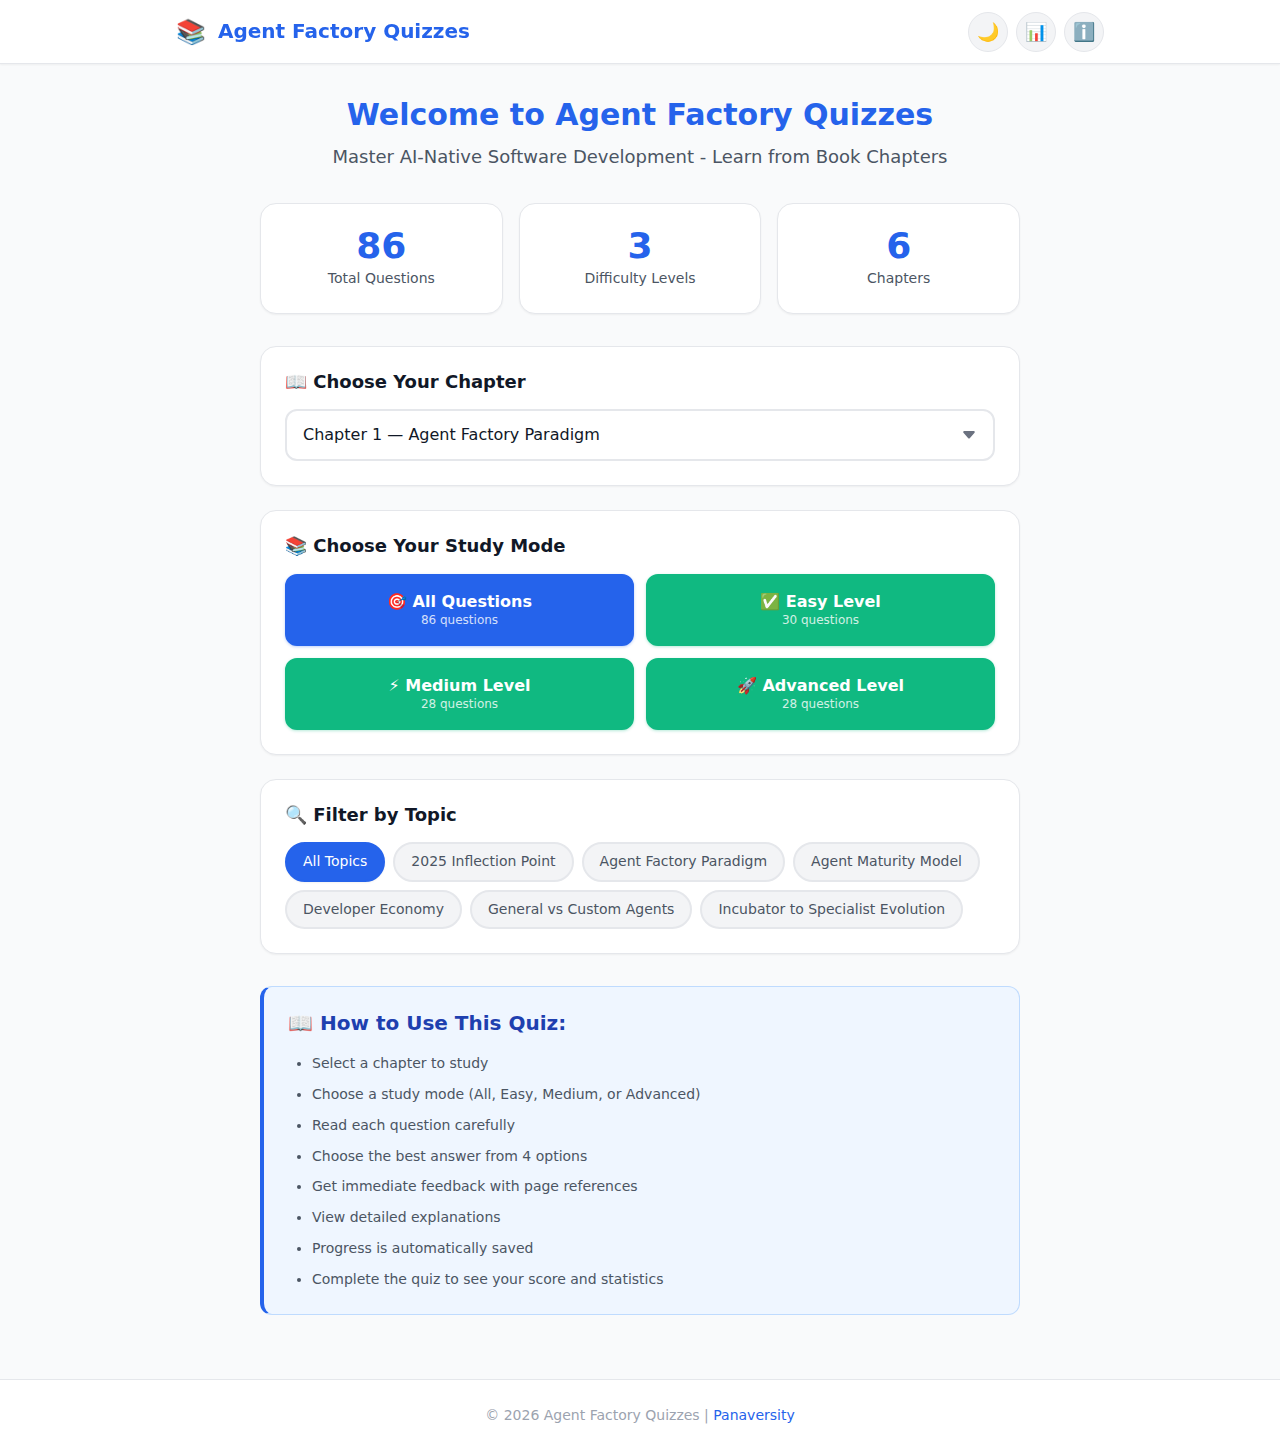
<file: index.html>
<!DOCTYPE html>
<html lang="en">
<head>
    <meta charset="UTF-8">
    <meta name="viewport" content="width=device-width, initial-scale=1.0">
    <meta name="description" content="Agent Factory Book Quizzes - Interactive Learning Platform for AI-Native Software Development">
    <meta name="author" content="Agent Factory Quiz Team">
    <meta name="keywords" content="AI agents, Agent Factory, quiz, general agents, context engineering, spec-driven development, study material">
    <title>Agent Factory Quizzes - Book Chapter Learning Platform</title>
    <link rel="stylesheet" href="css/style.css">
    <link rel="stylesheet" href="css/responsive.css">
    <link rel="icon" type="image/x-icon" href="data:image/svg+xml,<svg xmlns='http://www.w3.org/2000/svg' viewBox='0 0 100 100'><text y='75' font-size='75'>📚</text></svg>">
</head>
<body>
    <!-- Navigation Header -->
    <header class="navbar">
        <div class="container">
            <div class="logo">
                <span class="logo-icon">📚</span>
                <h1>Agent Factory Quizzes</h1>
            </div>
            <nav class="nav-links">
                <button id="themeToggle" class="theme-toggle" title="Toggle dark mode">🌙</button>
                <button id="progressBtn" class="nav-btn" title="View progress">📊</button>
                <button id="aboutBtn" class="nav-btn" title="About this quiz">ℹ️</button>
            </nav>
        </div>
    </header>

    <!-- Main Container -->
    <main class="container">
        <!-- Splash Screen / Welcome -->
        <section id="welcomeScreen" class="screen active">
            <div class="welcome-content">
                <h2>Welcome to Agent Factory Quizzes</h2>
                <p class="subtitle">Master AI-Native Software Development - Learn from Book Chapters</p>

                <div class="stats-cards">
                    <div class="stat-card">
                        <div class="stat-number" id="totalQuestionsCount">0</div>
                        <div class="stat-label">Total Questions</div>
                    </div>
                    <div class="stat-card">
                        <div class="stat-number">3</div>
                        <div class="stat-label">Difficulty Levels</div>
                    </div>
                    <div class="stat-card">
                        <div class="stat-number" id="totalChaptersCount">6</div>
                        <div class="stat-label">Chapters</div>
                    </div>
                </div>

                <div class="welcome-options">
                    <div class="option-group">
                        <h3>📖 Choose Your Chapter</h3>
                        <select id="quizSetSelector" class="quiz-set-selector">
                            <!-- Options populated by JavaScript -->
                        </select>
                    </div>

                    <div class="option-group">
                        <h3>📚 Choose Your Study Mode</h3>

                        <div class="mode-buttons">
                            <button id="startAllBtn" class="btn btn-primary">
                                <span>🎯 All Questions</span>
                                <small id="allQuestionsSmall">0 questions</small>
                            </button>
                            <button id="startEasyBtn" class="btn btn-secondary">
                                <span>✅ Easy Level</span>
                                <small id="easyQuestionsSmall">0 questions</small>
                            </button>
                            <button id="startMediumBtn" class="btn btn-secondary">
                                <span>⚡ Medium Level</span>
                                <small id="mediumQuestionsSmall">0 questions</small>
                            </button>
                            <button id="startAdvancedBtn" class="btn btn-secondary">
                                <span>🚀 Advanced Level</span>
                                <small id="advancedQuestionsSmall">0 questions</small>
                            </button>
                        </div>
                    </div>

                    <div class="option-group">
                        <h3>🔍 Filter by Topic</h3>
                        <div id="topicFilter" class="topic-buttons">
                            <!-- Topics will be populated by JavaScript -->
                        </div>
                    </div>
                </div>

                <div class="instructions">
                    <h3>📖 How to Use This Quiz:</h3>
                    <ul>
                        <li>Select a chapter to study</li>
                        <li>Choose a study mode (All, Easy, Medium, or Advanced)</li>
                        <li>Read each question carefully</li>
                        <li>Choose the best answer from 4 options</li>
                        <li>Get immediate feedback with page references</li>
                        <li>View detailed explanations</li>
                        <li>Progress is automatically saved</li>
                        <li>Complete the quiz to see your score and statistics</li>
                    </ul>
                </div>
            </div>
        </section>

        <!-- Quiz Screen -->
        <section id="quizScreen" class="screen">
            <div class="quiz-container">
                <!-- Quiz Header -->
                <div class="quiz-header">
                    <div class="progress-section">
                        <span id="progressText">Question 0/0</span>
                        <div class="progress-bar">
                            <div id="progressFill" class="progress-fill"></div>
                        </div>
                    </div>
                    <div class="quiz-info">
                        <span id="scoreDisplay">Score: 0%</span>
                        <button id="quitBtn" class="btn-small btn-outline">Quit</button>
                    </div>
                </div>

                <!-- Quiz Toolbar -->
                <div class="quiz-toolbar">
                    <select id="difficultyFilter" class="filter-select">
                        <option value="">All Difficulties</option>
                        <option value="easy">Easy Only</option>
                        <option value="medium">Medium Only</option>
                        <option value="advanced">Advanced Only</option>
                    </select>
                    <select id="topicFilter2" class="filter-select">
                        <option value="">All Topics</option>
                    </select>
                    <input type="text" id="searchInput" class="search-input" placeholder="Search questions...">
                </div>

                <!-- Question Display -->
                <div class="question-display">
                    <div class="question-header">
                        <h2 id="questionText">Question text will appear here</h2>
                        <div class="question-meta">
                            <span id="difficultyBadge" class="badge">Easy</span>
                            <span id="topicBadge" class="badge topic-badge">Topic</span>
                            <span id="pageRefBadge" class="badge">Page: 0</span>
                        </div>
                    </div>

                    <!-- Answer Options -->
                    <div class="options-container">
                        <button class="option-btn" data-option="0">
                            <span class="option-letter">A</span>
                            <span class="option-text" id="option0"></span>
                        </button>
                        <button class="option-btn" data-option="1">
                            <span class="option-letter">B</span>
                            <span class="option-text" id="option1"></span>
                        </button>
                        <button class="option-btn" data-option="2">
                            <span class="option-letter">C</span>
                            <span class="option-text" id="option2"></span>
                        </button>
                        <button class="option-btn" data-option="3">
                            <span class="option-letter">D</span>
                            <span class="option-text" id="option3"></span>
                        </button>
                    </div>

                    <!-- Feedback Section -->
                    <div id="feedbackSection" class="feedback-section" style="display: none;">
                        <div id="feedbackContainer" class="feedback-container"></div>
                    </div>
                </div>

                <!-- Navigation Buttons -->
                <div class="quiz-navigation">
                    <button id="prevBtn" class="btn btn-secondary">← Previous</button>
                    <button id="skipBtn" class="btn btn-outline">Skip</button>
                    <button id="nextBtn" class="btn btn-primary">Next →</button>
                </div>
            </div>
        </section>

        <!-- Results Screen -->
        <section id="resultsScreen" class="screen">
            <div class="results-container">
                <h2>Quiz Complete! 🎉</h2>

                <div class="score-display">
                    <div class="score-circle">
                        <div class="score-number" id="finalScore">0%</div>
                        <div class="score-label">Score</div>
                    </div>
                </div>

                <div class="stats-grid">
                    <div class="stat-item">
                        <div class="stat-value" id="correctCount">0</div>
                        <div class="stat-name">Correct</div>
                    </div>
                    <div class="stat-item">
                        <div class="stat-value" id="incorrectCount">0</div>
                        <div class="stat-name">Incorrect</div>
                    </div>
                    <div class="stat-item">
                        <div class="stat-value" id="skippedCount">0</div>
                        <div class="stat-name">Skipped</div>
                    </div>
                    <div class="stat-item">
                        <div class="stat-value" id="timeSpent">0s</div>
                        <div class="stat-name">Time</div>
                    </div>
                </div>

                <div class="results-charts">
                    <div class="chart-container">
                        <h3>Performance by Difficulty</h3>
                        <div id="difficultyBreakdown" class="breakdown-list"></div>
                    </div>
                    <div class="chart-container">
                        <h3>Performance by Topic</h3>
                        <div id="topicBreakdown" class="breakdown-list"></div>
                    </div>
                </div>

                <div class="results-buttons">
                    <button id="reviewBtn" class="btn btn-primary">📝 Review Answers</button>
                    <button id="downloadBtn" class="btn btn-secondary">📥 Download Results</button>
                    <button id="retakeBtn" class="btn btn-outline">🔄 Retake Quiz</button>
                    <button id="homeBtn" class="btn btn-outline">🏠 Home</button>
                </div>
            </div>
        </section>

        <!-- Review Screen -->
        <section id="reviewScreen" class="screen">
            <div class="review-container">
                <div class="review-header">
                    <h2>Review Your Answers</h2>
                    <select id="reviewFilter" class="filter-select">
                        <option value="">All Questions</option>
                        <option value="correct">Correct Only</option>
                        <option value="incorrect">Incorrect Only</option>
                        <option value="skipped">Skipped</option>
                    </select>
                </div>

                <div id="reviewList" class="review-list"></div>

                <div class="review-buttons">
                    <button id="backToResultsBtn" class="btn btn-secondary">← Back to Results</button>
                    <button id="homeBtn2" class="btn btn-outline">🏠 Home</button>
                </div>
            </div>
        </section>
    </main>

    <!-- Modal: Progress -->
    <div id="progressModal" class="modal">
        <div class="modal-content">
            <span class="modal-close">&times;</span>
            <h2>Your Progress</h2>
            <div id="progressDetails"></div>
        </div>
    </div>

    <!-- Modal: About -->
    <div id="aboutModal" class="modal">
        <div class="modal-content">
            <span class="modal-close">&times;</span>
            <h2>About This Quiz</h2>
            <p>Agent Factory Book Quizzes is an interactive learning platform covering AI-native software development.</p>
            <h3>Features:</h3>
            <ul>
                <li>✅ 6 book chapters with comprehensive questions</li>
                <li>✅ 3 difficulty levels</li>
                <li>✅ Multiple topics per chapter</li>
                <li>✅ Immediate feedback with page references</li>
                <li>✅ Dark mode support</li>
                <li>✅ Progress tracking (Local Storage)</li>
                <li>✅ Results analytics</li>
            </ul>
            <h3>About Agent Factory:</h3>
            <p>Agent Factory teaches you how to build AI-native software using General Agents, Custom Agents, and the modern AI stack.</p>
            <p><strong>Learn more:</strong> <a href="https://agentfactory.panaversity.org" target="_blank">agentfactory.panaversity.org</a></p>
        </div>
    </div>

    <!-- Footer -->
    <footer class="footer">
        <p>&copy; 2026 Agent Factory Quizzes | <a href="https://panaversity.org" target="_blank">Panaversity</a></p>
    </footer>

    <!-- Scripts -->
    <script src="js/quiz.js"></script>
    <script src="js/storage.js"></script>
    <script src="js/app.js"></script>

    <!-- Questions Data Files -->
    <script src="data/questions-chapter1.js"></script>
    <script src="data/questions-chapter2.js"></script>
    <script src="data/questions-chapter3.js"></script>
    <script src="data/questions-chapter4.js"></script>
    <script src="data/questions-chapter5.js"></script>
    <script src="data/questions-chapter6.js"></script>
</body>
</html>
</file>
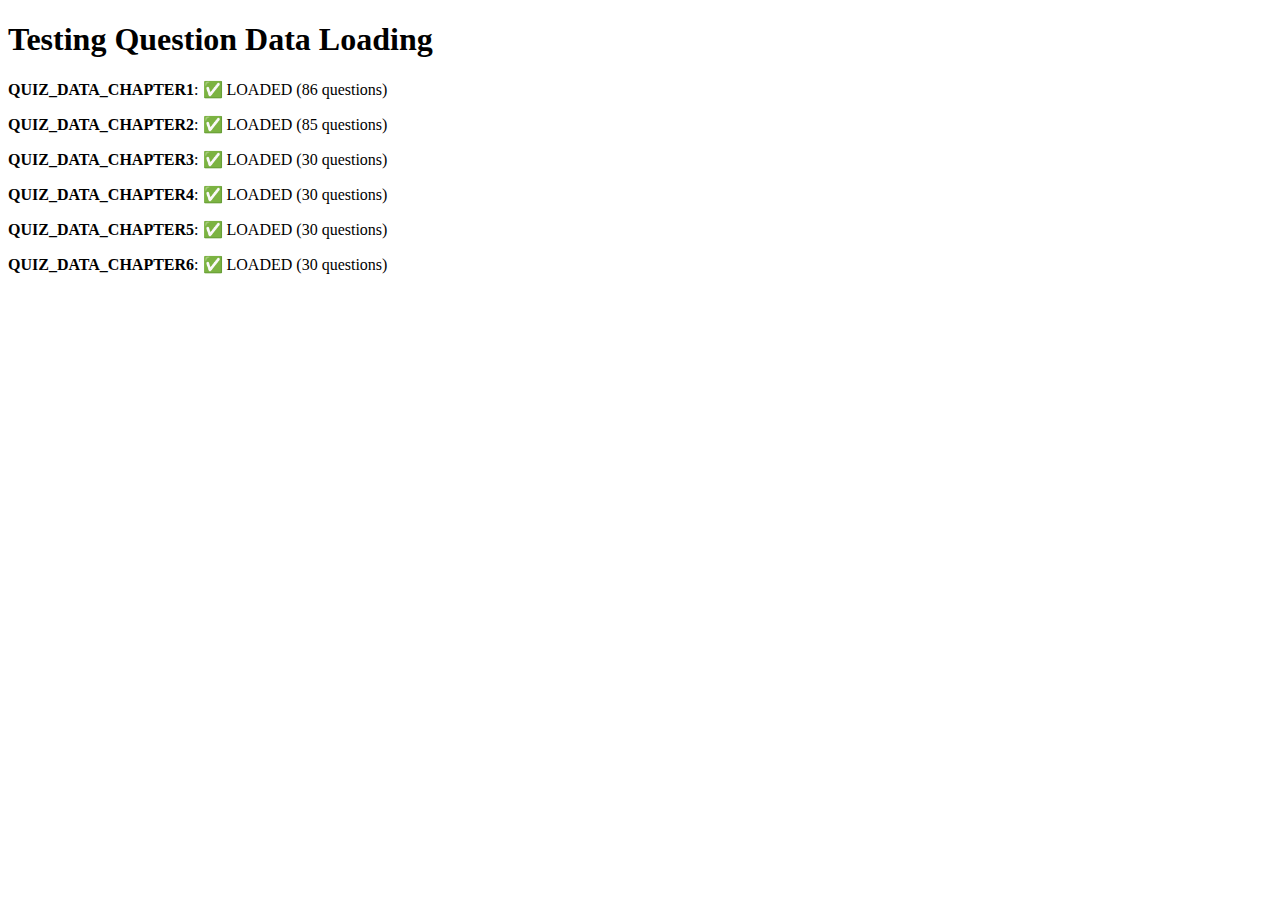
<file: test.html>
<!DOCTYPE html>
<html>
<head>
    <title>Test Question Loading</title>
</head>
<body>
    <h1>Testing Question Data Loading</h1>
    <div id="results"></div>

    <script src="data/questions-chapter1.js"></script>
    <script src="data/questions-chapter2.js"></script>
    <script src="data/questions-chapter3.js"></script>
    <script src="data/questions-chapter4.js"></script>
    <script src="data/questions-chapter5.js"></script>
    <script src="data/questions-chapter6.js"></script>

    <script>
        const results = document.getElementById('results');
        let html = '';

        // Check each chapter
        for (let i = 1; i <= 6; i++) {
            const varName = `QUIZ_DATA_CHAPTER${i}`;
            const exists = typeof window[varName] !== 'undefined';
            const count = exists ? window[varName].questions.length : 0;
            html += `<p><strong>${varName}</strong>: ${exists ? '✅ LOADED' : '❌ NOT LOADED'} (${count} questions)</p>`;
        }

        results.innerHTML = html;
        console.log('All chapter data:', {
            c1: window.QUIZ_DATA_CHAPTER1 ? window.QUIZ_DATA_CHAPTER1.questions.length : 0,
            c2: window.QUIZ_DATA_CHAPTER2 ? window.QUIZ_DATA_CHAPTER2.questions.length : 0,
            c3: window.QUIZ_DATA_CHAPTER3 ? window.QUIZ_DATA_CHAPTER3.questions.length : 0,
            c4: window.QUIZ_DATA_CHAPTER4 ? window.QUIZ_DATA_CHAPTER4.questions.length : 0,
            c5: window.QUIZ_DATA_CHAPTER5 ? window.QUIZ_DATA_CHAPTER5.questions.length : 0,
            c6: window.QUIZ_DATA_CHAPTER6 ? window.QUIZ_DATA_CHAPTER6.questions.length : 0,
        });
    </script>
</body>
</html>
</file>
<file: css/style.css>
/* ============================================================
   Agent Factory Quizzes — style.css
   Production-Ready Stylesheet
   ============================================================
   TABLE OF CONTENTS
   1.  CSS Custom Properties (Design Tokens)
   2.  Reset & Normalisation
   3.  Base Typography
   4.  Layout & Grid
   5.  Header / Navbar
   6.  Screens (Welcome / Quiz / Results / Review)
       6a. Welcome Screen
       6b. Quiz Screen
       6c. Results Screen
       6d. Review Screen
   7.  Shared UI Components
       7a. Buttons
       7b. Badges
       7c. Cards / Stat Cards
       7d. Progress Bar
       7e. Form Controls (select, input)
   8.  Modals
   9.  Footer
   10. Utility / Helper Classes
   11. Animations & Transitions
   12. Dark Mode (prefers-color-scheme)
   13. Accessibility
   ============================================================ */


/* ============================================================
   1. CSS Custom Properties (Design Tokens)
   ============================================================ */

:root {
  /* ---------- Brand Palette ---------- */
  --color-primary:        #2563eb;
  --color-primary-hover:  #1d4ed8;
  --color-primary-light:  #dbeafe;
  --color-primary-dark:   #1e40af;

  --color-secondary:      #10b981;
  --color-secondary-hover:#059669;
  --color-secondary-light:#d1fae5;
  --color-secondary-dark: #047857;

  --color-danger:         #ef4444;
  --color-danger-hover:   #dc2626;
  --color-danger-light:   #fee2e2;
  --color-danger-dark:    #b91c1c;

  --color-warning:        #f59e0b;
  --color-warning-light:  #fef3c7;

  --color-info:           #3b82f6;
  --color-info-light:     #eff6ff;

  /* ---------- Neutrals ---------- */
  --color-white:          #ffffff;
  --color-gray-50:        #f9fafb;
  --color-gray-100:       #f3f4f6;
  --color-gray-200:       #e5e7eb;
  --color-gray-300:       #d1d5db;
  --color-gray-400:       #9ca3af;
  --color-gray-500:       #6b7280;
  --color-gray-600:       #4b5563;
  --color-gray-700:       #374151;
  --color-gray-800:       #1f2937;
  --color-gray-900:       #111827;
  --color-black:          #000000;

  /* ---------- Semantic Surface Colours (light mode) ---------- */
  --bg-body:              var(--color-gray-50);
  --bg-surface:           var(--color-white);
  --bg-surface-alt:       var(--color-gray-100);
  --bg-overlay:           rgba(0, 0, 0, 0.5);

  --text-primary:         var(--color-gray-900);
  --text-secondary:       var(--color-gray-600);
  --text-muted:           var(--color-gray-400);
  --text-inverse:         var(--color-white);

  --border-color:         var(--color-gray-200);
  --border-color-focus:   var(--color-primary);

  --shadow-sm:  0 1px 2px 0 rgba(0,0,0,.05);
  --shadow-md:  0 4px 6px -1px rgba(0,0,0,.1), 0 2px 4px -2px rgba(0,0,0,.1);
  --shadow-lg:  0 10px 15px -3px rgba(0,0,0,.1), 0 4px 6px -4px rgba(0,0,0,.1);
  --shadow-xl:  0 20px 25px -5px rgba(0,0,0,.1), 0 8px 10px -6px rgba(0,0,0,.1);

  /* ---------- Typography ---------- */
  --font-sans:  'Segoe UI', system-ui, -apple-system, BlinkMacSystemFont,
                'Helvetica Neue', Arial, sans-serif;
  --font-mono:  'Cascadia Code', 'Fira Code', 'Consolas', 'Courier New', monospace;

  --text-xs:    0.75rem;    /* 12px */
  --text-sm:    0.875rem;   /* 14px */
  --text-base:  1rem;       /* 16px */
  --text-lg:    1.125rem;   /* 18px */
  --text-xl:    1.25rem;    /* 20px */
  --text-2xl:   1.5rem;     /* 24px */
  --text-3xl:   1.875rem;   /* 30px */
  --text-4xl:   2.25rem;    /* 36px */

  --font-normal:  400;
  --font-medium:  500;
  --font-semibold:600;
  --font-bold:    700;

  --leading-tight:  1.25;
  --leading-normal: 1.5;
  --leading-relaxed:1.625;

  /* ---------- Spacing ---------- */
  --space-1:  0.25rem;  /* 4px  */
  --space-2:  0.5rem;   /* 8px  */
  --space-3:  0.75rem;  /* 12px */
  --space-4:  1rem;     /* 16px */
  --space-5:  1.25rem;  /* 20px */
  --space-6:  1.5rem;   /* 24px */
  --space-8:  2rem;     /* 32px */
  --space-10: 2.5rem;   /* 40px */
  --space-12: 3rem;     /* 48px */
  --space-16: 4rem;     /* 64px */
  --space-20: 5rem;     /* 80px */

  /* ---------- Borders & Radii ---------- */
  --radius-sm:   0.25rem;
  --radius-md:   0.5rem;
  --radius-lg:   0.75rem;
  --radius-xl:   1rem;
  --radius-2xl:  1.5rem;
  --radius-full: 9999px;

  --border-width: 1px;
  --border-width-2: 2px;

  /* ---------- Transitions ---------- */
  --transition-fast:   150ms ease;
  --transition-normal: 250ms ease;
  --transition-slow:   400ms ease;

  /* ---------- Z-index Scale ---------- */
  --z-base:    0;
  --z-raised:  10;
  --z-dropdown:100;
  --z-sticky:  200;
  --z-modal:   300;
  --z-toast:   400;

  /* ---------- Layout ---------- */
  --container-max: 900px;
  --navbar-height: 64px;
}


/* ============================================================
   2. Reset & Normalisation
   ============================================================ */

*,
*::before,
*::after {
  box-sizing: border-box;
  margin: 0;
  padding: 0;
}

html {
  scroll-behavior: smooth;
  -webkit-text-size-adjust: 100%;
  tab-size: 4;
}

body {
  font-family: var(--font-sans);
  font-size: var(--text-base);
  line-height: var(--leading-normal);
  color: var(--text-primary);
  background-color: var(--bg-body);
  min-height: 100vh;
  display: flex;
  flex-direction: column;
  -webkit-font-smoothing: antialiased;
  -moz-osx-font-smoothing: grayscale;
}

img,
svg,
video,
canvas,
audio,
iframe,
embed,
object {
  display: block;
  max-width: 100%;
}

input,
button,
textarea,
select {
  font: inherit;
}

p,
h1, h2, h3, h4, h5, h6 {
  overflow-wrap: break-word;
}

ul,
ol {
  list-style: none;
}

a {
  color: var(--color-primary);
  text-decoration: none;
  transition: color var(--transition-fast);
}

a:hover {
  color: var(--color-primary-hover);
  text-decoration: underline;
}

hr {
  border: none;
  border-top: var(--border-width) solid var(--border-color);
  margin: var(--space-6) 0;
}

table {
  border-collapse: collapse;
  width: 100%;
}


/* ============================================================
   3. Base Typography
   ============================================================ */

h1, h2, h3, h4, h5, h6 {
  font-weight: var(--font-bold);
  line-height: var(--leading-tight);
  color: var(--text-primary);
}

h1 { font-size: var(--text-3xl); }
h2 { font-size: var(--text-2xl); }
h3 { font-size: var(--text-xl); }
h4 { font-size: var(--text-lg); }
h5 { font-size: var(--text-base); }
h6 { font-size: var(--text-sm); }

p {
  line-height: var(--leading-relaxed);
  color: var(--text-secondary);
}

small {
  font-size: var(--text-sm);
  color: var(--text-muted);
}

strong {
  font-weight: var(--font-semibold);
}

code {
  font-family: var(--font-mono);
  font-size: 0.9em;
  background: var(--bg-surface-alt);
  padding: 0.1em 0.35em;
  border-radius: var(--radius-sm);
  color: var(--color-danger);
}


/* ============================================================
   4. Layout & Grid
   ============================================================ */

.container {
  width: 100%;
  max-width: var(--container-max);
  margin-inline: auto;
  padding-inline: var(--space-4);
}

main.container {
  flex: 1;
  padding-top: calc(var(--navbar-height) + var(--space-8));
  padding-bottom: var(--space-16);
}

/* Screen visibility — JS toggles .active */
.screen {
  display: none;
  animation: fadeIn var(--transition-slow) ease;
}

.screen.active {
  display: block;
}


/* ============================================================
   5. Header / Navbar
   ============================================================ */

.navbar {
  position: fixed;
  top: 0;
  left: 0;
  right: 0;
  z-index: var(--z-sticky);
  height: var(--navbar-height);
  background: var(--bg-surface);
  border-bottom: var(--border-width) solid var(--border-color);
  box-shadow: var(--shadow-sm);
  transition: background var(--transition-normal),
              border-color var(--transition-normal);
}

.navbar .container {
  height: 100%;
  display: flex;
  align-items: center;
  justify-content: space-between;
  gap: var(--space-4);
}

/* Logo */
.logo {
  display: flex;
  align-items: center;
  gap: var(--space-3);
  text-decoration: none;
  min-width: 0;
}

.logo-icon {
  font-size: var(--text-2xl);
  flex-shrink: 0;
  line-height: 1;
}

.logo h1 {
  font-size: var(--text-xl);
  font-weight: var(--font-bold);
  color: var(--color-primary);
  white-space: nowrap;
  overflow: hidden;
  text-overflow: ellipsis;
}

/* Nav Links */
.nav-links {
  display: flex;
  align-items: center;
  gap: var(--space-2);
  flex-shrink: 0;
}

/* Theme Toggle */
.theme-toggle {
  display: inline-flex;
  align-items: center;
  justify-content: center;
  width: 40px;
  height: 40px;
  border-radius: var(--radius-full);
  border: var(--border-width) solid var(--border-color);
  background: var(--bg-surface-alt);
  cursor: pointer;
  font-size: var(--text-lg);
  transition: background var(--transition-fast),
              border-color var(--transition-fast),
              transform var(--transition-fast);
}

.theme-toggle:hover {
  background: var(--color-primary-light);
  border-color: var(--color-primary);
  transform: rotate(15deg);
}

/* Nav Button (icon buttons in header) */
.nav-btn {
  display: inline-flex;
  align-items: center;
  justify-content: center;
  width: 40px;
  height: 40px;
  border-radius: var(--radius-full);
  border: var(--border-width) solid var(--border-color);
  background: var(--bg-surface-alt);
  cursor: pointer;
  font-size: var(--text-lg);
  transition: background var(--transition-fast),
              border-color var(--transition-fast),
              transform var(--transition-fast);
}

.nav-btn:hover {
  background: var(--color-primary-light);
  border-color: var(--color-primary);
  transform: scale(1.1);
}


/* ============================================================
   6a. Welcome Screen
   ============================================================ */

.welcome-content {
  max-width: 760px;
  margin-inline: auto;
}

.welcome-content > h2 {
  font-size: var(--text-3xl);
  text-align: center;
  color: var(--color-primary);
  margin-bottom: var(--space-2);
}

.subtitle {
  text-align: center;
  color: var(--text-secondary);
  font-size: var(--text-lg);
  margin-bottom: var(--space-8);
}

/* Stats Cards Row */
.stats-cards {
  display: grid;
  grid-template-columns: repeat(3, 1fr);
  gap: var(--space-4);
  margin-bottom: var(--space-8);
}

.stat-card {
  background: var(--bg-surface);
  border: var(--border-width) solid var(--border-color);
  border-radius: var(--radius-xl);
  padding: var(--space-6) var(--space-4);
  text-align: center;
  box-shadow: var(--shadow-sm);
  transition: box-shadow var(--transition-fast),
              transform var(--transition-fast);
}

.stat-card:hover {
  box-shadow: var(--shadow-md);
  transform: translateY(-2px);
}

.stat-number {
  font-size: var(--text-4xl);
  font-weight: var(--font-bold);
  color: var(--color-primary);
  line-height: 1;
  margin-bottom: var(--space-1);
}

.stat-label {
  font-size: var(--text-sm);
  color: var(--text-secondary);
  font-weight: var(--font-medium);
}

/* Welcome Options */
.welcome-options {
  display: flex;
  flex-direction: column;
  gap: var(--space-6);
  margin-bottom: var(--space-8);
}

.option-group {
  background: var(--bg-surface);
  border: var(--border-width) solid var(--border-color);
  border-radius: var(--radius-xl);
  padding: var(--space-6);
  box-shadow: var(--shadow-sm);
}

.option-group h3 {
  font-size: var(--text-lg);
  margin-bottom: var(--space-4);
  color: var(--text-primary);
}

/* Mode Buttons grid */
.mode-buttons {
  display: grid;
  grid-template-columns: repeat(2, 1fr);
  gap: var(--space-3);
}

.mode-buttons .btn {
  flex-direction: column;
  gap: var(--space-1);
  padding: var(--space-4) var(--space-3);
  height: auto;
  min-height: 72px;
}

.mode-buttons .btn small {
  font-size: var(--text-xs);
  opacity: 0.8;
  color: inherit;
  font-weight: var(--font-normal);
}

/* Topic Filter Buttons */
.topic-buttons {
  display: flex;
  flex-wrap: wrap;
  gap: var(--space-2);
}

.topic-btn {
  padding: var(--space-2) var(--space-4);
  border-radius: var(--radius-full);
  border: var(--border-width-2) solid var(--border-color);
  background: var(--bg-surface-alt);
  color: var(--text-secondary);
  font-size: var(--text-sm);
  font-weight: var(--font-medium);
  cursor: pointer;
  transition: all var(--transition-fast);
  line-height: 1.4;
}

.topic-btn:hover {
  border-color: var(--color-primary);
  color: var(--color-primary);
  background: var(--color-primary-light);
}

.topic-btn.active {
  background: var(--color-primary);
  color: var(--color-white);
  border-color: var(--color-primary);
  box-shadow: var(--shadow-sm);
}

/* Instructions Box */
.instructions {
  background: var(--color-info-light);
  border: var(--border-width) solid #bfdbfe;
  border-left: 4px solid var(--color-primary);
  border-radius: var(--radius-lg);
  padding: var(--space-6);
}

.instructions h3 {
  margin-bottom: var(--space-4);
  color: var(--color-primary-dark);
}

.instructions ul {
  list-style: disc;
  padding-left: var(--space-6);
  display: flex;
  flex-direction: column;
  gap: var(--space-2);
}

.instructions ul li {
  color: var(--text-secondary);
  font-size: var(--text-sm);
  line-height: var(--leading-relaxed);
  list-style-type: disc;
}


/* ============================================================
   6b. Quiz Screen
   ============================================================ */

.quiz-container {
  max-width: 760px;
  margin-inline: auto;
  display: flex;
  flex-direction: column;
  gap: var(--space-4);
}

/* Quiz Header */
.quiz-header {
  background: var(--bg-surface);
  border: var(--border-width) solid var(--border-color);
  border-radius: var(--radius-xl);
  padding: var(--space-4) var(--space-6);
  box-shadow: var(--shadow-sm);
  display: flex;
  flex-direction: column;
  gap: var(--space-3);
}

.progress-section {
  display: flex;
  align-items: center;
  gap: var(--space-3);
}

#progressText {
  font-size: var(--text-sm);
  font-weight: var(--font-semibold);
  color: var(--text-secondary);
  white-space: nowrap;
  min-width: 110px;
}

/* Progress Bar */
.progress-bar {
  flex: 1;
  height: 10px;
  background: var(--color-gray-200);
  border-radius: var(--radius-full);
  overflow: hidden;
}

.progress-fill {
  height: 100%;
  background: linear-gradient(90deg, var(--color-primary), var(--color-secondary));
  border-radius: var(--radius-full);
  width: 0%;
  transition: width var(--transition-slow) ease;
}

/* Quiz Info Row */
.quiz-info {
  display: flex;
  align-items: center;
  justify-content: space-between;
  gap: var(--space-3);
}

#scoreDisplay {
  font-size: var(--text-sm);
  font-weight: var(--font-semibold);
  color: var(--text-secondary);
}

/* Quiz Toolbar */
.quiz-toolbar {
  display: flex;
  gap: var(--space-3);
  flex-wrap: wrap;
}

/* Question Display Card */
.question-display {
  background: var(--bg-surface);
  border: var(--border-width) solid var(--border-color);
  border-radius: var(--radius-xl);
  padding: var(--space-6);
  box-shadow: var(--shadow-sm);
}

.question-header {
  margin-bottom: var(--space-6);
}

.question-header h2 {
  font-size: var(--text-xl);
  line-height: var(--leading-relaxed);
  color: var(--text-primary);
  margin-bottom: var(--space-4);
  font-weight: var(--font-semibold);
}

.question-meta {
  display: flex;
  flex-wrap: wrap;
  gap: var(--space-2);
  align-items: center;
}

/* Answer Options */
.options-container {
  display: flex;
  flex-direction: column;
  gap: var(--space-3);
  margin-bottom: var(--space-4);
}

.option-btn {
  display: flex;
  align-items: center;
  gap: var(--space-4);
  width: 100%;
  padding: var(--space-4) var(--space-5);
  background: var(--bg-surface-alt);
  border: var(--border-width-2) solid var(--border-color);
  border-radius: var(--radius-lg);
  cursor: pointer;
  text-align: left;
  transition: all var(--transition-fast);
  position: relative;
  overflow: hidden;
}

.option-btn::before {
  content: '';
  position: absolute;
  inset: 0;
  background: var(--color-primary);
  opacity: 0;
  transition: opacity var(--transition-fast);
}

.option-btn:hover {
  border-color: var(--color-primary);
  background: var(--color-primary-light);
  transform: translateX(4px);
  box-shadow: var(--shadow-sm);
}

.option-btn:hover .option-letter {
  background: var(--color-primary);
  color: var(--color-white);
}

.option-btn:focus-visible {
  outline: 3px solid var(--color-primary);
  outline-offset: 2px;
}

/* Option Letter Bubble */
.option-letter {
  display: inline-flex;
  align-items: center;
  justify-content: center;
  width: 36px;
  height: 36px;
  min-width: 36px;
  border-radius: var(--radius-full);
  background: var(--color-gray-200);
  color: var(--text-secondary);
  font-weight: var(--font-bold);
  font-size: var(--text-sm);
  transition: all var(--transition-fast);
  flex-shrink: 0;
}

.option-text {
  font-size: var(--text-base);
  line-height: var(--leading-relaxed);
  color: var(--text-primary);
  flex: 1;
}

/* Option States — set via JS */
.option-btn.correct {
  border-color: var(--color-secondary);
  background: var(--color-secondary-light);
}

.option-btn.correct .option-letter {
  background: var(--color-secondary);
  color: var(--color-white);
}

.option-btn.incorrect {
  border-color: var(--color-danger);
  background: var(--color-danger-light);
}

.option-btn.incorrect .option-letter {
  background: var(--color-danger);
  color: var(--color-white);
}

.option-btn:disabled {
  cursor: not-allowed;
  transform: none;
}

.option-btn:disabled:not(.correct):not(.incorrect) {
  opacity: 0.6;
}

/* Feedback Section */
.feedback-section {
  margin-top: var(--space-4);
  animation: slideDown var(--transition-normal) ease;
}

.feedback-container {
  border-radius: var(--radius-lg);
  padding: var(--space-5);
  border-left: 4px solid var(--color-secondary);
  background: var(--color-secondary-light);
}

.feedback-container.incorrect {
  border-left-color: var(--color-danger);
  background: var(--color-danger-light);
}

.feedback-container .feedback-title {
  font-size: var(--text-base);
  font-weight: var(--font-bold);
  margin-bottom: var(--space-2);
  color: var(--color-secondary-dark);
}

.feedback-container.incorrect .feedback-title {
  color: var(--color-danger-dark);
}

.feedback-container .feedback-explanation {
  font-size: var(--text-sm);
  line-height: var(--leading-relaxed);
  color: var(--text-secondary);
}

/* Quiz Navigation */
.quiz-navigation {
  display: flex;
  justify-content: space-between;
  align-items: center;
  gap: var(--space-3);
  background: var(--bg-surface);
  border: var(--border-width) solid var(--border-color);
  border-radius: var(--radius-xl);
  padding: var(--space-4) var(--space-6);
  box-shadow: var(--shadow-sm);
}


/* ============================================================
   6c. Results Screen
   ============================================================ */

.results-container {
  max-width: 760px;
  margin-inline: auto;
  display: flex;
  flex-direction: column;
  gap: var(--space-8);
  align-items: center;
}

.results-container > h2 {
  font-size: var(--text-3xl);
  color: var(--text-primary);
  text-align: center;
}

/* Score Circle */
.score-display {
  display: flex;
  justify-content: center;
}

.score-circle {
  width: 160px;
  height: 160px;
  border-radius: var(--radius-full);
  background: conic-gradient(
    var(--color-primary) calc(var(--score-pct, 0) * 1%),
    var(--color-gray-200) 0
  );
  display: flex;
  flex-direction: column;
  align-items: center;
  justify-content: center;
  position: relative;
  box-shadow: var(--shadow-lg);
}

.score-circle::before {
  content: '';
  position: absolute;
  inset: 12px;
  background: var(--bg-surface);
  border-radius: var(--radius-full);
}

.score-number {
  position: relative;
  z-index: 1;
  font-size: var(--text-3xl);
  font-weight: var(--font-bold);
  color: var(--color-primary);
  line-height: 1;
}

.score-label {
  position: relative;
  z-index: 1;
  font-size: var(--text-sm);
  color: var(--text-secondary);
  font-weight: var(--font-medium);
  margin-top: var(--space-1);
}

/* Stats Grid */
.stats-grid {
  display: grid;
  grid-template-columns: repeat(4, 1fr);
  gap: var(--space-4);
  width: 100%;
}

.stat-item {
  background: var(--bg-surface);
  border: var(--border-width) solid var(--border-color);
  border-radius: var(--radius-xl);
  padding: var(--space-5) var(--space-4);
  text-align: center;
  box-shadow: var(--shadow-sm);
  transition: box-shadow var(--transition-fast), transform var(--transition-fast);
}

.stat-item:hover {
  box-shadow: var(--shadow-md);
  transform: translateY(-2px);
}

.stat-value {
  font-size: var(--text-3xl);
  font-weight: var(--font-bold);
  line-height: 1;
  margin-bottom: var(--space-1);
}

.stat-item:nth-child(1) .stat-value { color: var(--color-secondary); }
.stat-item:nth-child(2) .stat-value { color: var(--color-danger); }
.stat-item:nth-child(3) .stat-value { color: var(--color-warning); }
.stat-item:nth-child(4) .stat-value { color: var(--color-primary); }

.stat-name {
  font-size: var(--text-sm);
  color: var(--text-secondary);
  font-weight: var(--font-medium);
}

/* Results Charts */
.results-charts {
  display: grid;
  grid-template-columns: 1fr 1fr;
  gap: var(--space-6);
  width: 100%;
}

.chart-container {
  background: var(--bg-surface);
  border: var(--border-width) solid var(--border-color);
  border-radius: var(--radius-xl);
  padding: var(--space-6);
  box-shadow: var(--shadow-sm);
}

.chart-container h3 {
  font-size: var(--text-base);
  margin-bottom: var(--space-4);
  color: var(--text-primary);
}

/* Breakdown List (performance bars) */
.breakdown-list {
  display: flex;
  flex-direction: column;
  gap: var(--space-3);
}

.breakdown-item {
  display: flex;
  flex-direction: column;
  gap: var(--space-1);
}

.breakdown-label {
  display: flex;
  justify-content: space-between;
  font-size: var(--text-sm);
  color: var(--text-secondary);
}

.breakdown-bar-track {
  height: 8px;
  background: var(--color-gray-200);
  border-radius: var(--radius-full);
  overflow: hidden;
}

.breakdown-bar-fill {
  height: 100%;
  border-radius: var(--radius-full);
  background: linear-gradient(90deg, var(--color-primary), var(--color-secondary));
  transition: width var(--transition-slow) ease;
  width: 0%;
}

/* Results Buttons */
.results-buttons {
  display: flex;
  flex-wrap: wrap;
  gap: var(--space-3);
  justify-content: center;
  width: 100%;
}


/* ============================================================
   6d. Review Screen
   ============================================================ */

.review-container {
  max-width: 760px;
  margin-inline: auto;
  display: flex;
  flex-direction: column;
  gap: var(--space-6);
}

.review-header {
  display: flex;
  align-items: center;
  justify-content: space-between;
  flex-wrap: wrap;
  gap: var(--space-3);
}

.review-header h2 {
  font-size: var(--text-2xl);
  color: var(--text-primary);
}

/* Review List */
.review-list {
  display: flex;
  flex-direction: column;
  gap: var(--space-4);
}

.review-item {
  background: var(--bg-surface);
  border: var(--border-width) solid var(--border-color);
  border-radius: var(--radius-xl);
  padding: var(--space-6);
  box-shadow: var(--shadow-sm);
  animation: fadeIn var(--transition-normal) ease;
}

.review-item.review-correct {
  border-left: 4px solid var(--color-secondary);
}

.review-item.review-incorrect {
  border-left: 4px solid var(--color-danger);
}

.review-item.review-skipped {
  border-left: 4px solid var(--color-warning);
}

.review-question-header {
  display: flex;
  align-items: flex-start;
  justify-content: space-between;
  gap: var(--space-4);
  margin-bottom: var(--space-4);
}

.review-question-number {
  font-size: var(--text-sm);
  font-weight: var(--font-semibold);
  color: var(--text-muted);
  white-space: nowrap;
}

.review-question-text {
  font-size: var(--text-base);
  font-weight: var(--font-semibold);
  color: var(--text-primary);
  line-height: var(--leading-relaxed);
  flex: 1;
}

.review-options {
  display: flex;
  flex-direction: column;
  gap: var(--space-2);
  margin-bottom: var(--space-4);
}

.review-option {
  display: flex;
  align-items: center;
  gap: var(--space-3);
  padding: var(--space-3) var(--space-4);
  border-radius: var(--radius-md);
  font-size: var(--text-sm);
  border: var(--border-width) solid transparent;
}

.review-option.review-option-correct {
  background: var(--color-secondary-light);
  border-color: var(--color-secondary);
}

.review-option.review-option-user-wrong {
  background: var(--color-danger-light);
  border-color: var(--color-danger);
}

.review-option-letter {
  display: inline-flex;
  align-items: center;
  justify-content: center;
  width: 28px;
  height: 28px;
  min-width: 28px;
  border-radius: var(--radius-full);
  background: var(--color-gray-200);
  font-weight: var(--font-bold);
  font-size: var(--text-xs);
  flex-shrink: 0;
}

.review-option-correct .review-option-letter {
  background: var(--color-secondary);
  color: var(--color-white);
}

.review-option-user-wrong .review-option-letter {
  background: var(--color-danger);
  color: var(--color-white);
}

.review-explanation {
  background: var(--bg-surface-alt);
  border-radius: var(--radius-md);
  padding: var(--space-4);
  font-size: var(--text-sm);
  color: var(--text-secondary);
  line-height: var(--leading-relaxed);
  border-left: 3px solid var(--color-primary);
}

/* Review Buttons */
.review-buttons {
  display: flex;
  gap: var(--space-3);
  flex-wrap: wrap;
  padding-bottom: var(--space-8);
}


/* ============================================================
   7a. Buttons
   ============================================================ */

.btn {
  display: inline-flex;
  align-items: center;
  justify-content: center;
  gap: var(--space-2);
  padding: var(--space-3) var(--space-6);
  border-radius: var(--radius-lg);
  border: var(--border-width-2) solid transparent;
  font-size: var(--text-base);
  font-weight: var(--font-semibold);
  line-height: 1;
  cursor: pointer;
  text-decoration: none;
  transition: all var(--transition-fast);
  white-space: nowrap;
  user-select: none;
  min-height: 44px; /* WCAG touch target */
}

.btn:focus-visible {
  outline: 3px solid var(--color-primary);
  outline-offset: 2px;
}

.btn:disabled {
  opacity: 0.5;
  cursor: not-allowed;
  pointer-events: none;
}

/* Primary */
.btn-primary {
  background: var(--color-primary);
  color: var(--color-white);
  border-color: var(--color-primary);
  box-shadow: 0 1px 3px rgba(37,99,235,.3);
}

.btn-primary:hover {
  background: var(--color-primary-hover);
  border-color: var(--color-primary-hover);
  box-shadow: 0 4px 8px rgba(37,99,235,.4);
  transform: translateY(-1px);
}

.btn-primary:active {
  transform: translateY(0);
  box-shadow: 0 1px 2px rgba(37,99,235,.3);
}

/* Secondary */
.btn-secondary {
  background: var(--color-secondary);
  color: var(--color-white);
  border-color: var(--color-secondary);
  box-shadow: 0 1px 3px rgba(16,185,129,.3);
}

.btn-secondary:hover {
  background: var(--color-secondary-hover);
  border-color: var(--color-secondary-hover);
  box-shadow: 0 4px 8px rgba(16,185,129,.4);
  transform: translateY(-1px);
}

.btn-secondary:active {
  transform: translateY(0);
}

/* Outline */
.btn-outline {
  background: transparent;
  color: var(--text-secondary);
  border-color: var(--border-color);
}

.btn-outline:hover {
  background: var(--bg-surface-alt);
  border-color: var(--color-primary);
  color: var(--color-primary);
}

/* Danger */
.btn-danger {
  background: var(--color-danger);
  color: var(--color-white);
  border-color: var(--color-danger);
}

.btn-danger:hover {
  background: var(--color-danger-hover);
  border-color: var(--color-danger-hover);
  transform: translateY(-1px);
}

/* Small Button Variant */
.btn-small {
  padding: var(--space-2) var(--space-4);
  font-size: var(--text-sm);
  min-height: 36px;
  border-radius: var(--radius-md);
}

.btn-outline.btn-small {
  background: transparent;
  color: var(--text-secondary);
  border: var(--border-width) solid var(--border-color);
}

.btn-outline.btn-small:hover {
  background: var(--color-danger-light);
  color: var(--color-danger);
  border-color: var(--color-danger);
}


/* ============================================================
   7b. Badges
   ============================================================ */

.badge {
  display: inline-flex;
  align-items: center;
  padding: var(--space-1) var(--space-3);
  border-radius: var(--radius-full);
  font-size: var(--text-xs);
  font-weight: var(--font-semibold);
  line-height: 1;
  white-space: nowrap;
}

/* Difficulty badges — assigned by JS via class or inline */
#difficultyBadge,
.badge-easy {
  background: var(--color-secondary-light);
  color: var(--color-secondary-dark);
}

.badge-medium {
  background: var(--color-warning-light);
  color: #92400e;
}

.badge-advanced,
.badge-hard {
  background: var(--color-danger-light);
  color: var(--color-danger-dark);
}

/* Topic badge */
.topic-badge,
#topicBadge,
#pageRefBadge {
  background: var(--color-primary-light);
  color: var(--color-primary-dark);
}

/* Status badges for review */
.badge-correct  { background: var(--color-secondary-light); color: var(--color-secondary-dark); }
.badge-incorrect{ background: var(--color-danger-light);    color: var(--color-danger-dark);    }
.badge-skipped  { background: var(--color-warning-light);   color: #92400e;                     }


/* ============================================================
   7c. Cards
   ============================================================ */

.card {
  background: var(--bg-surface);
  border: var(--border-width) solid var(--border-color);
  border-radius: var(--radius-xl);
  padding: var(--space-6);
  box-shadow: var(--shadow-sm);
}


/* ============================================================
   7d. Progress Bar (standalone utility)
   ============================================================ */

.progress {
  height: 8px;
  background: var(--color-gray-200);
  border-radius: var(--radius-full);
  overflow: hidden;
  width: 100%;
}

.progress-value {
  height: 100%;
  border-radius: var(--radius-full);
  background: linear-gradient(90deg, var(--color-primary), var(--color-secondary));
  transition: width var(--transition-slow);
}


/* ============================================================
   7e. Form Controls
   ============================================================ */

/* Select */
.quiz-set-selector,
.filter-select {
  width: 100%;
  padding: var(--space-3) var(--space-4);
  background: var(--bg-surface);
  border: var(--border-width-2) solid var(--border-color);
  border-radius: var(--radius-lg);
  font-size: var(--text-base);
  color: var(--text-primary);
  cursor: pointer;
  appearance: none;
  -webkit-appearance: none;
  background-image: url("data:image/svg+xml,%3Csvg xmlns='http://www.w3.org/2000/svg' width='16' height='16' fill='%236b7280' viewBox='0 0 16 16'%3E%3Cpath d='M7.247 11.14L2.451 5.658C1.885 5.013 2.345 4 3.204 4h9.592a1 1 0 0 1 .753 1.659l-4.796 5.48a1 1 0 0 1-1.506 0z'/%3E%3C/svg%3E");
  background-repeat: no-repeat;
  background-position: right var(--space-4) center;
  padding-right: var(--space-10);
  min-height: 44px;
  transition: border-color var(--transition-fast),
              box-shadow var(--transition-fast);
}

.quiz-set-selector:hover,
.filter-select:hover {
  border-color: var(--color-primary);
}

.quiz-set-selector:focus,
.filter-select:focus {
  outline: none;
  border-color: var(--color-primary);
  box-shadow: 0 0 0 3px rgba(37,99,235,.15);
}

/* In quiz toolbar, selects are not full-width */
.quiz-toolbar .filter-select {
  width: auto;
  flex: 1;
  min-width: 130px;
}

/* Search Input */
.search-input {
  flex: 2;
  min-width: 160px;
  padding: var(--space-3) var(--space-4);
  background: var(--bg-surface);
  border: var(--border-width-2) solid var(--border-color);
  border-radius: var(--radius-lg);
  font-size: var(--text-base);
  color: var(--text-primary);
  min-height: 44px;
  transition: border-color var(--transition-fast),
              box-shadow var(--transition-fast);
}

.search-input::placeholder {
  color: var(--text-muted);
}

.search-input:hover {
  border-color: var(--color-primary);
}

.search-input:focus {
  outline: none;
  border-color: var(--color-primary);
  box-shadow: 0 0 0 3px rgba(37,99,235,.15);
}

/* Review filter (inside review-header) */
#reviewFilter {
  width: auto;
  min-width: 160px;
}


/* ============================================================
   8. Modals
   ============================================================ */

.modal {
  display: none;
  position: fixed;
  inset: 0;
  z-index: var(--z-modal);
  background: var(--bg-overlay);
  backdrop-filter: blur(4px);
  -webkit-backdrop-filter: blur(4px);
  align-items: center;
  justify-content: center;
  padding: var(--space-4);
  animation: fadeIn var(--transition-normal) ease;
}

.modal.open {
  display: flex;
}

.modal-content {
  background: var(--bg-surface);
  border: var(--border-width) solid var(--border-color);
  border-radius: var(--radius-2xl);
  padding: var(--space-8);
  width: 100%;
  max-width: 560px;
  max-height: 85vh;
  overflow-y: auto;
  position: relative;
  box-shadow: var(--shadow-xl);
  animation: slideUp var(--transition-normal) ease;
}

.modal-content h2 {
  font-size: var(--text-2xl);
  margin-bottom: var(--space-6);
  color: var(--color-primary);
}

.modal-content h3 {
  font-size: var(--text-lg);
  margin-top: var(--space-6);
  margin-bottom: var(--space-3);
  color: var(--text-primary);
}

.modal-content p {
  margin-bottom: var(--space-4);
  font-size: var(--text-base);
  color: var(--text-secondary);
  line-height: var(--leading-relaxed);
}

.modal-content ul {
  padding-left: var(--space-5);
  display: flex;
  flex-direction: column;
  gap: var(--space-2);
}

.modal-content ul li {
  list-style-type: disc;
  font-size: var(--text-sm);
  color: var(--text-secondary);
  line-height: var(--leading-relaxed);
}

/* Close Button */
.modal-close {
  position: absolute;
  top: var(--space-4);
  right: var(--space-5);
  font-size: var(--text-2xl);
  color: var(--text-muted);
  cursor: pointer;
  line-height: 1;
  width: 32px;
  height: 32px;
  display: flex;
  align-items: center;
  justify-content: center;
  border-radius: var(--radius-full);
  transition: color var(--transition-fast),
              background var(--transition-fast);
}

.modal-close:hover {
  color: var(--color-danger);
  background: var(--color-danger-light);
}

/* Progress Modal specifics */
#progressDetails {
  display: flex;
  flex-direction: column;
  gap: var(--space-4);
}

.progress-chapter {
  background: var(--bg-surface-alt);
  border-radius: var(--radius-lg);
  padding: var(--space-4);
  border: var(--border-width) solid var(--border-color);
}

.progress-chapter-name {
  font-size: var(--text-sm);
  font-weight: var(--font-semibold);
  color: var(--text-primary);
  margin-bottom: var(--space-2);
}

.progress-chapter-bar {
  height: 8px;
  background: var(--color-gray-200);
  border-radius: var(--radius-full);
  overflow: hidden;
  margin-bottom: var(--space-1);
}

.progress-chapter-fill {
  height: 100%;
  background: linear-gradient(90deg, var(--color-primary), var(--color-secondary));
  border-radius: var(--radius-full);
  transition: width var(--transition-slow);
}

.progress-chapter-stats {
  font-size: var(--text-xs);
  color: var(--text-muted);
}


/* ============================================================
   9. Footer
   ============================================================ */

.footer {
  background: var(--bg-surface);
  border-top: var(--border-width) solid var(--border-color);
  padding: var(--space-6) var(--space-4);
  text-align: center;
  margin-top: auto;
}

.footer p {
  font-size: var(--text-sm);
  color: var(--text-muted);
  margin: 0;
}

.footer a {
  color: var(--color-primary);
  font-weight: var(--font-medium);
}

.footer a:hover {
  color: var(--color-primary-hover);
}


/* ============================================================
   10. Utility / Helper Classes
   ============================================================ */

.sr-only {
  position: absolute;
  width: 1px;
  height: 1px;
  padding: 0;
  margin: -1px;
  overflow: hidden;
  clip: rect(0,0,0,0);
  white-space: nowrap;
  border-width: 0;
}

.text-center { text-align: center; }
.text-left   { text-align: left;   }
.text-right  { text-align: right;  }

.text-primary-color  { color: var(--color-primary); }
.text-secondary-color{ color: var(--color-secondary); }
.text-danger-color   { color: var(--color-danger); }
.text-muted          { color: var(--text-muted); }

.font-bold    { font-weight: var(--font-bold); }
.font-semibold{ font-weight: var(--font-semibold); }
.font-medium  { font-weight: var(--font-medium); }

.flex        { display: flex; }
.flex-col    { flex-direction: column; }
.items-center{ align-items: center; }
.justify-between{ justify-content: space-between; }
.gap-2       { gap: var(--space-2); }
.gap-4       { gap: var(--space-4); }

.w-full      { width: 100%; }
.hidden      { display: none !important; }
.visible     { visibility: visible; }

.mt-4  { margin-top: var(--space-4); }
.mb-4  { margin-bottom: var(--space-4); }
.mt-6  { margin-top: var(--space-6); }
.mb-6  { margin-bottom: var(--space-6); }
.mt-8  { margin-top: var(--space-8); }
.mb-8  { margin-bottom: var(--space-8); }

.p-4   { padding: var(--space-4); }
.p-6   { padding: var(--space-6); }
.px-4  { padding-inline: var(--space-4); }
.py-4  { padding-block: var(--space-4); }

.rounded-lg  { border-radius: var(--radius-lg); }
.rounded-xl  { border-radius: var(--radius-xl); }
.rounded-full{ border-radius: var(--radius-full); }

.shadow-sm { box-shadow: var(--shadow-sm); }
.shadow-md { box-shadow: var(--shadow-md); }
.shadow-lg { box-shadow: var(--shadow-lg); }

.truncate {
  overflow: hidden;
  text-overflow: ellipsis;
  white-space: nowrap;
}

/* Divider */
.divider {
  height: 1px;
  background: var(--border-color);
  width: 100%;
  margin: var(--space-4) 0;
}


/* ============================================================
   11. Animations & Transitions
   ============================================================ */

@keyframes fadeIn {
  from { opacity: 0; }
  to   { opacity: 1; }
}

@keyframes fadeOut {
  from { opacity: 1; }
  to   { opacity: 0; }
}

@keyframes slideDown {
  from {
    opacity: 0;
    transform: translateY(-12px);
  }
  to {
    opacity: 1;
    transform: translateY(0);
  }
}

@keyframes slideUp {
  from {
    opacity: 0;
    transform: translateY(20px);
  }
  to {
    opacity: 1;
    transform: translateY(0);
  }
}

@keyframes slideInLeft {
  from {
    opacity: 0;
    transform: translateX(-24px);
  }
  to {
    opacity: 1;
    transform: translateX(0);
  }
}

@keyframes slideInRight {
  from {
    opacity: 0;
    transform: translateX(24px);
  }
  to {
    opacity: 1;
    transform: translateX(0);
  }
}

@keyframes scaleIn {
  from {
    opacity: 0;
    transform: scale(0.92);
  }
  to {
    opacity: 1;
    transform: scale(1);
  }
}

@keyframes pulse {
  0%, 100% { transform: scale(1); }
  50%       { transform: scale(1.04); }
}

@keyframes bounce {
  0%, 100% { transform: translateY(0); }
  50%       { transform: translateY(-6px); }
}

@keyframes spin {
  to { transform: rotate(360deg); }
}

@keyframes shimmer {
  0%   { background-position: -200% center; }
  100% { background-position:  200% center; }
}

/* Reusable animation utility classes */
.animate-fade-in    { animation: fadeIn   var(--transition-slow) ease both; }
.animate-slide-up   { animation: slideUp  var(--transition-slow) ease both; }
.animate-slide-down { animation: slideDown var(--transition-slow) ease both; }
.animate-scale-in   { animation: scaleIn  var(--transition-slow) ease both; }
.animate-pulse      { animation: pulse 2s ease-in-out infinite; }
.animate-bounce     { animation: bounce 1s ease-in-out infinite; }
.animate-spin       { animation: spin 1s linear infinite; }

/* Staggered children (add data-delay="1".."5" or use nth-child) */
.stagger > *:nth-child(1) { animation-delay: 0ms;   }
.stagger > *:nth-child(2) { animation-delay: 75ms;  }
.stagger > *:nth-child(3) { animation-delay: 150ms; }
.stagger > *:nth-child(4) { animation-delay: 225ms; }
.stagger > *:nth-child(5) { animation-delay: 300ms; }
.stagger > *:nth-child(6) { animation-delay: 375ms; }

/* Screen transition helper — screen slide-in */
.screen.active {
  animation: fadeIn var(--transition-slow) ease;
}

/* Correct / Incorrect answer flash */
@keyframes flashCorrect {
  0%   { background: var(--color-secondary-light); }
  50%  { background: #bbf7d0; }
  100% { background: var(--color-secondary-light); }
}

@keyframes flashIncorrect {
  0%   { background: var(--color-danger-light); }
  50%  { background: #fecaca; }
  100% { background: var(--color-danger-light); }
}

.option-btn.correct   { animation: flashCorrect   0.4s ease; }
.option-btn.incorrect { animation: flashIncorrect 0.4s ease; }

/* Loading skeleton shimmer */
.skeleton {
  background: linear-gradient(
    90deg,
    var(--color-gray-200) 25%,
    var(--color-gray-100) 50%,
    var(--color-gray-200) 75%
  );
  background-size: 200% auto;
  border-radius: var(--radius-md);
  animation: shimmer 1.4s linear infinite;
}


/* ============================================================
   12. Dark Mode  (prefers-color-scheme  +  .dark class on <html>)
   ============================================================ */

/* --- Automatic dark mode via OS preference --- */
@media (prefers-color-scheme: dark) {
  :root {
    --bg-body:         #0f172a;
    --bg-surface:      #1e293b;
    --bg-surface-alt:  #263548;
    --bg-overlay:      rgba(0, 0, 0, 0.7);

    --text-primary:    #f1f5f9;
    --text-secondary:  #94a3b8;
    --text-muted:      #64748b;
    --text-inverse:    #0f172a;

    --border-color:    #334155;
    --border-color-focus: var(--color-primary);

    --shadow-sm:  0 1px 2px 0 rgba(0,0,0,.4);
    --shadow-md:  0 4px 6px -1px rgba(0,0,0,.5), 0 2px 4px -2px rgba(0,0,0,.4);
    --shadow-lg:  0 10px 15px -3px rgba(0,0,0,.5), 0 4px 6px -4px rgba(0,0,0,.4);
    --shadow-xl:  0 20px 25px -5px rgba(0,0,0,.6), 0 8px 10px -6px rgba(0,0,0,.5);

    --color-primary-light:   rgba(37,99,235,.2);
    --color-secondary-light: rgba(16,185,129,.2);
    --color-danger-light:    rgba(239,68,68,.2);
    --color-warning-light:   rgba(245,158,11,.2);
    --color-info-light:      rgba(59,130,246,.12);
  }

  /* Keep accent text legible in dark backgrounds */
  .instructions {
    background: rgba(59,130,246,.1);
    border-color: rgba(59,130,246,.25);
  }

  .instructions ul li  { color: var(--text-secondary); }
  .instructions h3     { color: #93c5fd; }

  .badge-easy     { background: rgba(16,185,129,.25); color: #6ee7b7; }
  .badge-medium   { background: rgba(245,158,11,.25); color: #fcd34d; }
  .badge-advanced,
  .badge-hard     { background: rgba(239,68,68,.25);  color: #fca5a5; }

  .topic-badge,
  #topicBadge,
  #pageRefBadge,
  #difficultyBadge { background: rgba(37,99,235,.25); color: #93c5fd; }

  code {
    background: #1e293b;
    color: #fb7185;
  }

  /* Select dropdowns */
  .quiz-set-selector,
  .filter-select,
  .search-input {
    background: var(--bg-surface);
    color: var(--text-primary);
    border-color: var(--border-color);
    background-image: url("data:image/svg+xml,%3Csvg xmlns='http://www.w3.org/2000/svg' width='16' height='16' fill='%2394a3b8' viewBox='0 0 16 16'%3E%3Cpath d='M7.247 11.14L2.451 5.658C1.885 5.013 2.345 4 3.204 4h9.592a1 1 0 0 1 .753 1.659l-4.796 5.48a1 1 0 0 1-1.506 0z'/%3E%3C/svg%3E");
  }

  /* Score circle inner background */
  .score-circle::before {
    background: var(--bg-surface);
  }

  /* Shimmer skeleton in dark */
  .skeleton {
    background: linear-gradient(
      90deg,
      var(--color-gray-700) 25%,
      var(--color-gray-800) 50%,
      var(--color-gray-700) 75%
    );
  }
}

/* --- Manual dark mode toggle via JS (.dark class on <html>) --- */
html.dark {
  --bg-body:         #0f172a;
  --bg-surface:      #1e293b;
  --bg-surface-alt:  #263548;
  --bg-overlay:      rgba(0, 0, 0, 0.7);

  --text-primary:    #f1f5f9;
  --text-secondary:  #94a3b8;
  --text-muted:      #64748b;
  --text-inverse:    #0f172a;

  --border-color:    #334155;

  --shadow-sm:  0 1px 2px 0 rgba(0,0,0,.4);
  --shadow-md:  0 4px 6px -1px rgba(0,0,0,.5), 0 2px 4px -2px rgba(0,0,0,.4);
  --shadow-lg:  0 10px 15px -3px rgba(0,0,0,.5), 0 4px 6px -4px rgba(0,0,0,.4);
  --shadow-xl:  0 20px 25px -5px rgba(0,0,0,.6), 0 8px 10px -6px rgba(0,0,0,.5);

  --color-primary-light:   rgba(37,99,235,.2);
  --color-secondary-light: rgba(16,185,129,.2);
  --color-danger-light:    rgba(239,68,68,.2);
  --color-warning-light:   rgba(245,158,11,.2);
  --color-info-light:      rgba(59,130,246,.12);
}

html.dark .instructions {
  background: rgba(59,130,246,.1);
  border-color: rgba(59,130,246,.25);
}

html.dark .badge-easy     { background: rgba(16,185,129,.25); color: #6ee7b7; }
html.dark .badge-medium   { background: rgba(245,158,11,.25); color: #fcd34d; }
html.dark .badge-advanced,
html.dark .badge-hard     { background: rgba(239,68,68,.25);  color: #fca5a5; }

html.dark .topic-badge,
html.dark #topicBadge,
html.dark #pageRefBadge,
html.dark #difficultyBadge { background: rgba(37,99,235,.25); color: #93c5fd; }

html.dark .quiz-set-selector,
html.dark .filter-select,
html.dark .search-input {
  background: var(--bg-surface);
  color: var(--text-primary);
  border-color: var(--border-color);
  background-image: url("data:image/svg+xml,%3Csvg xmlns='http://www.w3.org/2000/svg' width='16' height='16' fill='%2394a3b8' viewBox='0 0 16 16'%3E%3Cpath d='M7.247 11.14L2.451 5.658C1.885 5.013 2.345 4h9.592a1 1 0 0 1 .753 1.659l-4.796 5.48a1 1 0 0 1-1.506 0z'/%3E%3C/svg%3E");
}

html.dark .score-circle::before {
  background: var(--bg-surface);
}

html.dark code {
  background: #1e293b;
  color: #fb7185;
}


/* ============================================================
   13. Accessibility
   ============================================================ */

/* High-contrast focus ring for keyboard navigation */
:focus-visible {
  outline: 3px solid var(--color-primary);
  outline-offset: 2px;
  border-radius: var(--radius-sm);
}

/* Remove outline for mouse users (browsers that support :focus-visible) */
:focus:not(:focus-visible) {
  outline: none;
}

/* Respect user's preference for reduced motion */
@media (prefers-reduced-motion: reduce) {
  *,
  *::before,
  *::after {
    animation-duration: 0.01ms !important;
    animation-iteration-count: 1 !important;
    transition-duration: 0.01ms !important;
    scroll-behavior: auto !important;
  }

  .progress-fill,
  .breakdown-bar-fill,
  .progress-chapter-fill {
    transition: none !important;
  }
}

/* Ensure sufficient colour contrast for placeholder text */
::placeholder {
  color: var(--text-muted);
  opacity: 1;
}

/* Skip navigation link (hidden until focused) */
.skip-link {
  position: absolute;
  top: -100%;
  left: var(--space-4);
  z-index: var(--z-toast);
  padding: var(--space-3) var(--space-6);
  background: var(--color-primary);
  color: var(--color-white);
  font-weight: var(--font-semibold);
  border-radius: var(--radius-md);
  transition: top var(--transition-fast);
  text-decoration: none;
}

.skip-link:focus {
  top: var(--space-4);
}

/* Ensure interactive elements have a visible focus in high-contrast mode */
@media (forced-colors: active) {
  .btn,
  .option-btn,
  .topic-btn,
  .nav-btn,
  .theme-toggle {
    border: 2px solid ButtonText;
  }

  .btn-primary,
  .btn-secondary {
    background: Highlight;
    color: HighlightText;
    border-color: Highlight;
  }

  .option-btn.correct {
    border-color: Highlight;
  }

  .option-btn.incorrect {
    border-color: ButtonText;
  }
}
</file>
<file: css/responsive.css>
/* ============================================================
   Agent Factory Quizzes — responsive.css
   Responsive / Adaptive Overrides
   ============================================================
   Breakpoints:
     xs  —  < 480px   (small phones)
     sm  —  480–639px (large phones)
     md  —  640–767px (small tablets)
     lg  —  768–1023px(tablets / small laptop)
     xl  —  1024px+   (desktop)

   Strategy: mobile-first base in style.css,
             progressive enhancements below.
   ============================================================ */


/* ============================================================
   XS — Small Phones  (max-width: 479px)
   ============================================================ */

@media (max-width: 479px) {

  /* Navbar */
  .logo h1 {
    font-size: 1rem;
    max-width: 140px;
  }

  .logo-icon {
    font-size: 1.25rem;
  }

  .nav-btn,
  .theme-toggle {
    width: 36px;
    height: 36px;
    font-size: 1rem;
  }

  /* Welcome */
  .welcome-content > h2 {
    font-size: 1.5rem;
  }

  .subtitle {
    font-size: 0.9rem;
  }

  .stats-cards {
    grid-template-columns: 1fr;
    gap: 0.75rem;
  }

  .stat-number {
    font-size: 2rem;
  }

  .mode-buttons {
    grid-template-columns: 1fr;
  }

  .option-group {
    padding: 1rem;
  }

  /* Quiz */
  .quiz-header {
    padding: 0.75rem 1rem;
  }

  .question-header h2 {
    font-size: 1rem;
  }

  .option-btn {
    padding: 0.75rem 1rem;
    gap: 0.75rem;
  }

  .option-letter {
    width: 30px;
    height: 30px;
    min-width: 30px;
    font-size: 0.75rem;
  }

  .option-text {
    font-size: 0.875rem;
  }

  .quiz-navigation {
    padding: 0.75rem 1rem;
    gap: 0.5rem;
  }

  .quiz-navigation .btn {
    padding: 0.625rem 0.875rem;
    font-size: 0.875rem;
    min-height: 40px;
  }

  .quiz-toolbar {
    flex-direction: column;
    gap: 0.5rem;
  }

  .quiz-toolbar .filter-select,
  .quiz-toolbar .search-input {
    width: 100%;
    min-width: unset;
    flex: unset;
  }

  /* Results */
  .score-circle {
    width: 130px;
    height: 130px;
  }

  .score-number {
    font-size: 1.875rem;
  }

  .stats-grid {
    grid-template-columns: repeat(2, 1fr);
    gap: 0.75rem;
  }

  .stat-value {
    font-size: 1.875rem;
  }

  .results-charts {
    grid-template-columns: 1fr;
    gap: 0.75rem;
  }

  .results-buttons {
    flex-direction: column;
    align-items: stretch;
  }

  .results-buttons .btn {
    width: 100%;
    justify-content: center;
  }

  /* Review */
  .review-header {
    flex-direction: column;
    align-items: flex-start;
  }

  #reviewFilter {
    width: 100%;
  }

  .review-buttons {
    flex-direction: column;
    align-items: stretch;
  }

  .review-buttons .btn {
    width: 100%;
    justify-content: center;
  }

  /* Modals */
  .modal-content {
    padding: 1.25rem;
    border-radius: 1rem;
    max-height: 92vh;
  }

  /* Headings */
  h1 { font-size: 1.5rem;  }
  h2 { font-size: 1.375rem;}
  h3 { font-size: 1.125rem;}
}


/* ============================================================
   SM — Large Phones  (480px – 639px)
   ============================================================ */

@media (min-width: 480px) and (max-width: 639px) {

  .stats-cards {
    grid-template-columns: repeat(3, 1fr);
  }

  .mode-buttons {
    grid-template-columns: repeat(2, 1fr);
  }

  .stats-grid {
    grid-template-columns: repeat(2, 1fr);
  }

  .results-charts {
    grid-template-columns: 1fr;
  }

  .quiz-toolbar {
    flex-wrap: wrap;
    gap: 0.5rem;
  }

  .quiz-toolbar .filter-select {
    flex: 1 1 calc(50% - 0.25rem);
    min-width: 120px;
  }

  .quiz-toolbar .search-input {
    flex: 1 1 100%;
  }
}


/* ============================================================
   MD — Small Tablets  (640px – 767px)
   ============================================================ */

@media (min-width: 640px) and (max-width: 767px) {

  .stats-grid {
    grid-template-columns: repeat(4, 1fr);
  }

  .results-charts {
    grid-template-columns: 1fr;
  }

  .mode-buttons {
    grid-template-columns: repeat(2, 1fr);
  }

  .quiz-toolbar {
    flex-wrap: nowrap;
  }
}


/* ============================================================
   LG — Tablets / Small Laptops  (768px – 1023px)
   ============================================================ */

@media (min-width: 768px) and (max-width: 1023px) {

  :root {
    --container-max: 860px;
  }

  .results-charts {
    grid-template-columns: 1fr 1fr;
  }

  .stats-grid {
    grid-template-columns: repeat(4, 1fr);
  }

  .quiz-toolbar {
    flex-wrap: nowrap;
  }
}


/* ============================================================
   XL — Desktop  (1024px+)
   ============================================================ */

@media (min-width: 1024px) {

  :root {
    --container-max: 900px;
  }

  /* Enhance hover interactions on devices that support them */
  .option-btn:hover {
    transform: translateX(6px);
  }

  .stat-card:hover,
  .stat-item:hover {
    transform: translateY(-3px);
  }

  /* Slightly larger question text */
  .question-header h2 {
    font-size: 1.25rem;
  }

  /* Quiz navigation row — spread evenly */
  .quiz-navigation {
    justify-content: space-between;
  }
}


/* ============================================================
   2XL — Wide Desktop  (1280px+)
   ============================================================ */

@media (min-width: 1280px) {

  :root {
    --container-max: 960px;
  }
}


/* ============================================================
   Print Styles
   ============================================================ */

@media print {

  /* Hide chrome */
  .navbar,
  .footer,
  .quiz-toolbar,
  .quiz-navigation,
  .results-buttons,
  .review-buttons,
  #progressBtn,
  #aboutBtn,
  #themeToggle,
  #quitBtn,
  #skipBtn,
  .modal {
    display: none !important;
  }

  body {
    background: #fff;
    color: #000;
    font-size: 12pt;
  }

  main.container {
    padding-top: 0;
    max-width: 100%;
  }

  .screen {
    display: block !important;
  }

  /* Show only the results screen when printing */
  #welcomeScreen,
  #quizScreen,
  #reviewScreen {
    display: none !important;
  }

  .results-container {
    page-break-inside: avoid;
  }

  .chart-container {
    border: 1px solid #ccc;
    page-break-inside: avoid;
  }

  a[href]::after {
    content: " (" attr(href) ")";
    font-size: 10pt;
    color: #444;
  }
}
</file>
